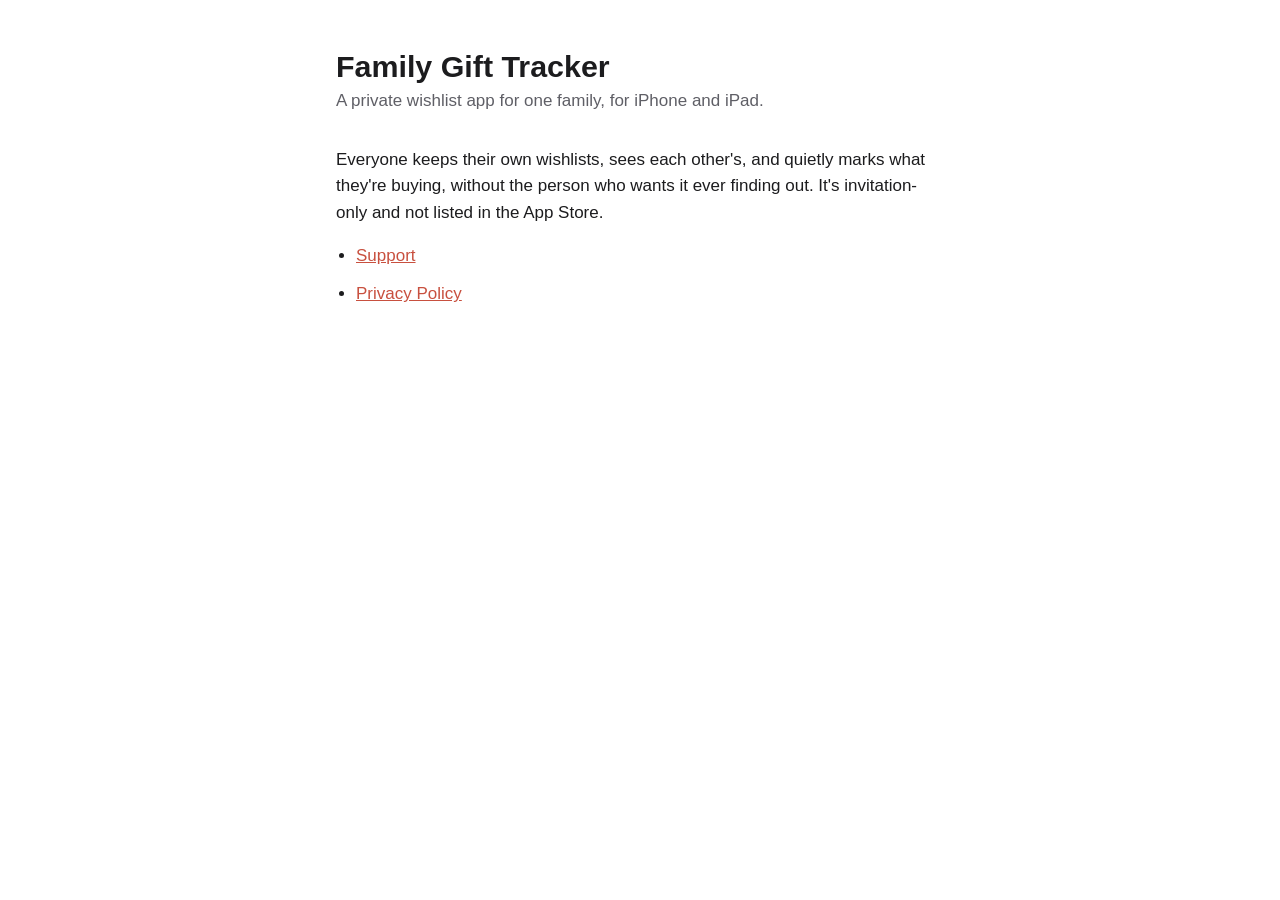
<file: index.html>
<!doctype html>
<html lang="en">
<head>
  <meta charset="utf-8">
  <meta name="viewport" content="width=device-width, initial-scale=1">
  <title>Family Gift Tracker</title>
  <link rel="stylesheet" href="style.css">
</head>
<body>
<main>
  <h1>Family Gift Tracker</h1>
  <p class="subtitle">A private wishlist app for one family, for iPhone and iPad.</p>
  <p>Everyone keeps their own wishlists, sees each other's, and quietly marks what they're buying, without the person who wants it ever finding out. It's invitation-only and not listed in the App Store.</p>
  <ul>
    <li><a href="support.html">Support</a></li>
    <li><a href="privacy.html">Privacy Policy</a></li>
  </ul>
</main>
</body>
</html>
</file>
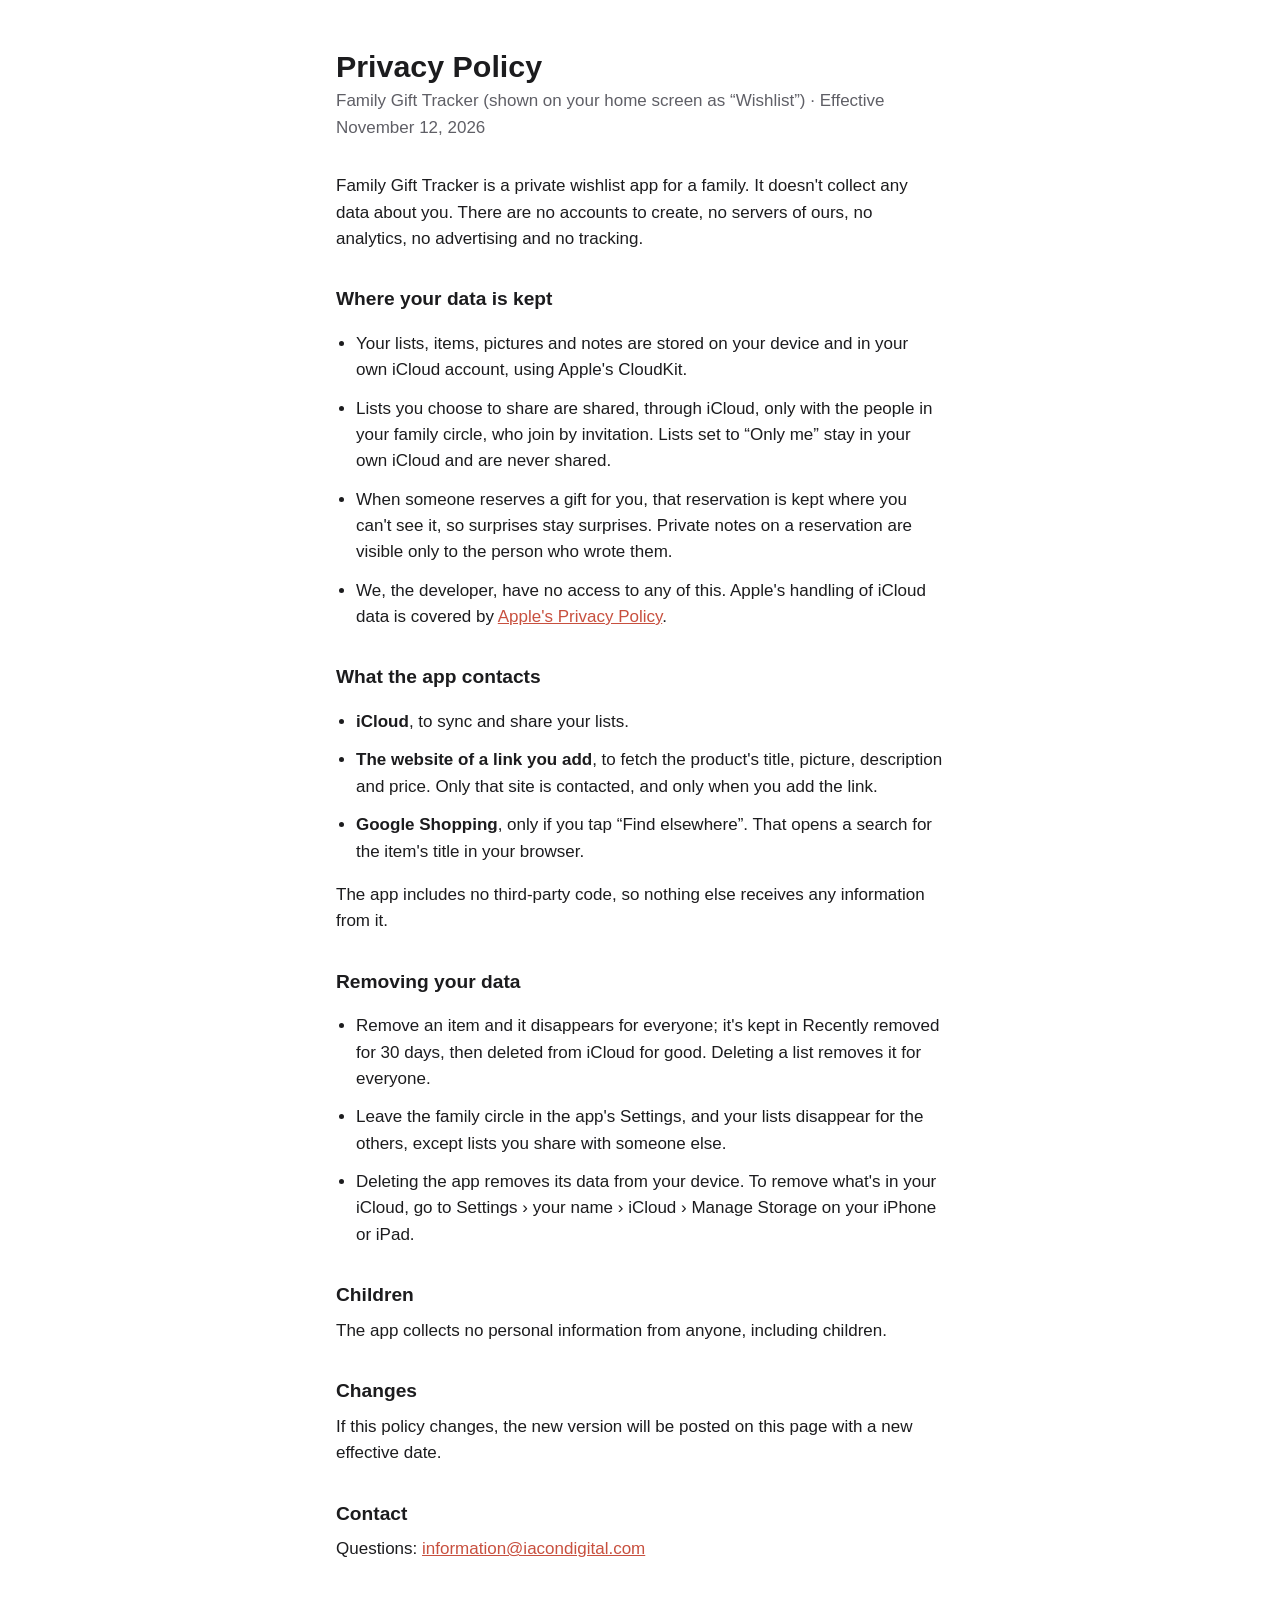
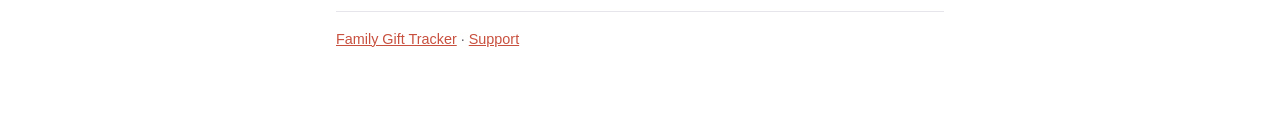
<file: privacy.html>
<!doctype html>
<html lang="en">
<head>
  <meta charset="utf-8">
  <meta name="viewport" content="width=device-width, initial-scale=1">
  <title>Privacy Policy – Family Gift Tracker</title>
  <link rel="stylesheet" href="style.css">
</head>
<body>
<main>
  <h1>Privacy Policy</h1>
  <p class="subtitle">Family Gift Tracker (shown on your home screen as “Wishlist”) · Effective November 12, 2026</p>

  <p>Family Gift Tracker is a private wishlist app for a family. It doesn't collect any data about you. There are no accounts to create, no servers of ours, no analytics, no advertising and no tracking.</p>

  <h2>Where your data is kept</h2>
  <ul>
    <li>Your lists, items, pictures and notes are stored on your device and in your own iCloud account, using Apple's CloudKit.</li>
    <li>Lists you choose to share are shared, through iCloud, only with the people in your family circle, who join by invitation. Lists set to “Only me” stay in your own iCloud and are never shared.</li>
    <li>When someone reserves a gift for you, that reservation is kept where you can't see it, so surprises stay surprises. Private notes on a reservation are visible only to the person who wrote them.</li>
    <li>We, the developer, have no access to any of this. Apple's handling of iCloud data is covered by <a href="https://www.apple.com/legal/privacy/">Apple's Privacy Policy</a>.</li>
  </ul>

  <h2>What the app contacts</h2>
  <ul>
    <li><strong>iCloud</strong>, to sync and share your lists.</li>
    <li><strong>The website of a link you add</strong>, to fetch the product's title, picture, description and price. Only that site is contacted, and only when you add the link.</li>
    <li><strong>Google Shopping</strong>, only if you tap “Find elsewhere”. That opens a search for the item's title in your browser.</li>
  </ul>
  <p>The app includes no third-party code, so nothing else receives any information from it.</p>

  <h2>Removing your data</h2>
  <ul>
    <li>Remove an item and it disappears for everyone; it's kept in Recently removed for 30 days, then deleted from iCloud for good. Deleting a list removes it for everyone.</li>
    <li>Leave the family circle in the app's Settings, and your lists disappear for the others, except lists you share with someone else.</li>
    <li>Deleting the app removes its data from your device. To remove what's in your iCloud, go to Settings › your name › iCloud › Manage Storage on your iPhone or iPad.</li>
  </ul>

  <h2>Children</h2>
  <p>The app collects no personal information from anyone, including children.</p>

  <h2>Changes</h2>
  <p>If this policy changes, the new version will be posted on this page with a new effective date.</p>

  <h2>Contact</h2>
  <p>Questions: <a href="mailto:information@iacondigital.com">information@iacondigital.com</a></p>

  <footer><a href="index.html">Family Gift Tracker</a> · <a href="support.html">Support</a></footer>
</main>
</body>
</html>
</file>
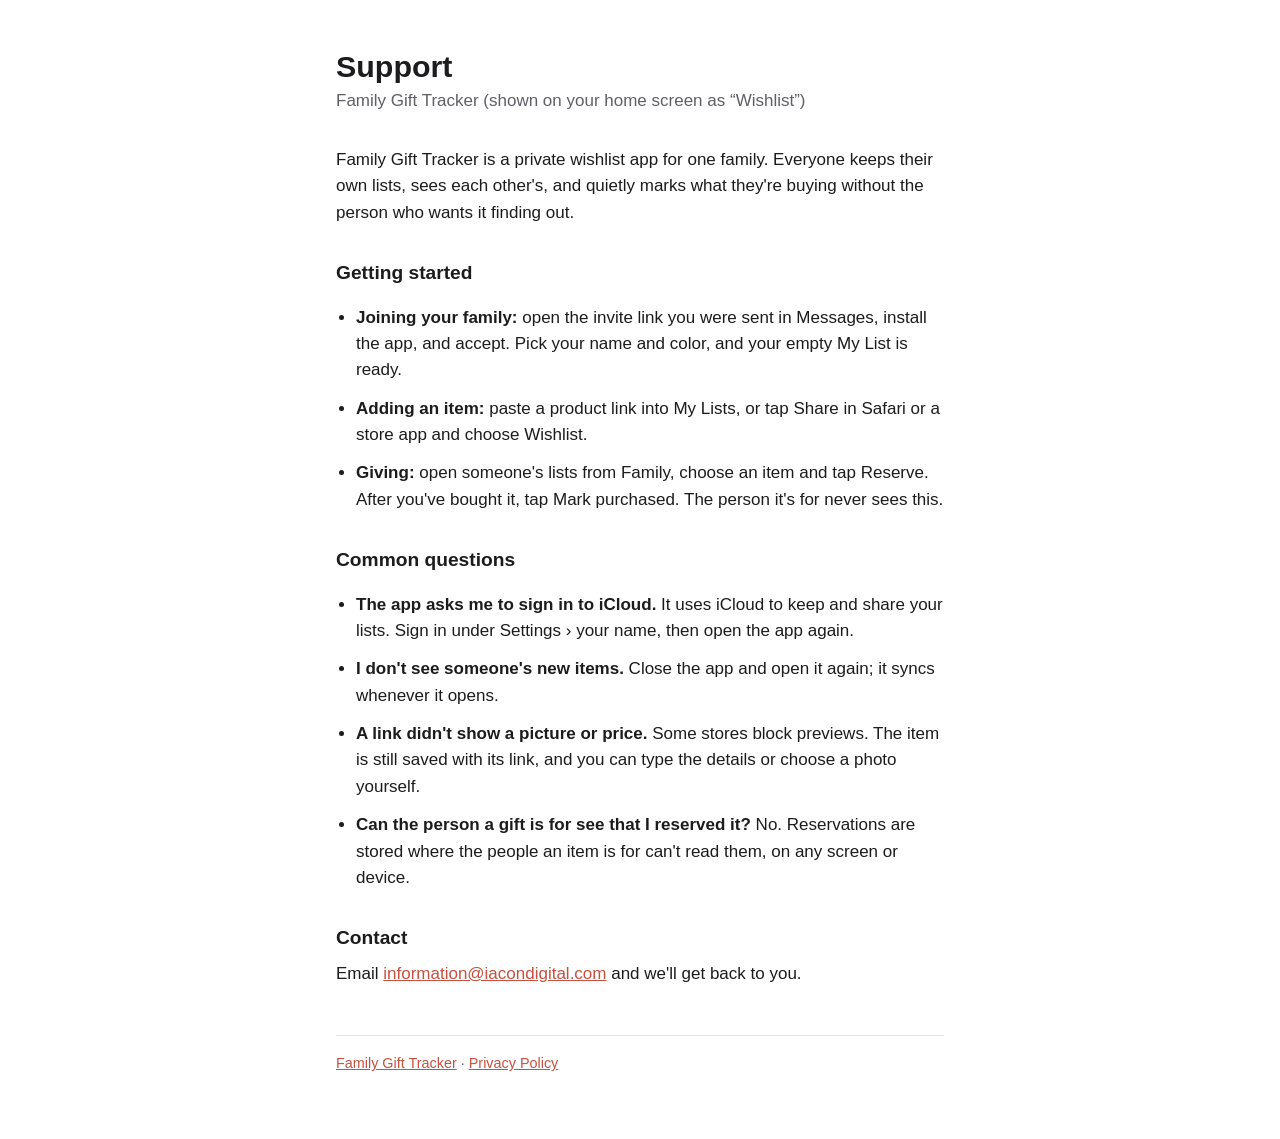
<file: support.html>
<!doctype html>
<html lang="en">
<head>
  <meta charset="utf-8">
  <meta name="viewport" content="width=device-width, initial-scale=1">
  <title>Support – Family Gift Tracker</title>
  <link rel="stylesheet" href="style.css">
</head>
<body>
<main>
  <h1>Support</h1>
  <p class="subtitle">Family Gift Tracker (shown on your home screen as “Wishlist”)</p>

  <p>Family Gift Tracker is a private wishlist app for one family. Everyone keeps their own lists, sees each other's, and quietly marks what they're buying without the person who wants it finding out.</p>

  <h2>Getting started</h2>
  <ul>
    <li><strong>Joining your family:</strong> open the invite link you were sent in Messages, install the app, and accept. Pick your name and color, and your empty My List is ready.</li>
    <li><strong>Adding an item:</strong> paste a product link into My Lists, or tap Share in Safari or a store app and choose Wishlist.</li>
    <li><strong>Giving:</strong> open someone's lists from Family, choose an item and tap Reserve. After you've bought it, tap Mark purchased. The person it's for never sees this.</li>
  </ul>

  <h2>Common questions</h2>
  <ul>
    <li><strong>The app asks me to sign in to iCloud.</strong> It uses iCloud to keep and share your lists. Sign in under Settings › your name, then open the app again.</li>
    <li><strong>I don't see someone's new items.</strong> Close the app and open it again; it syncs whenever it opens.</li>
    <li><strong>A link didn't show a picture or price.</strong> Some stores block previews. The item is still saved with its link, and you can type the details or choose a photo yourself.</li>
    <li><strong>Can the person a gift is for see that I reserved it?</strong> No. Reservations are stored where the people an item is for can't read them, on any screen or device.</li>
  </ul>

  <h2>Contact</h2>
  <p>Email <a href="mailto:information@iacondigital.com">information@iacondigital.com</a> and we'll get back to you.</p>

  <footer><a href="index.html">Family Gift Tracker</a> · <a href="privacy.html">Privacy Policy</a></footer>
</main>
</body>
</html>
</file>
<file: style.css>
:root {
  --bg: #ffffff;
  --text: #1c1c1e;
  --muted: #5f5f66;
  --accent: #c8503f;
  --rule: #e5e5ea;
}
@media (prefers-color-scheme: dark) {
  :root {
    --bg: #000000;
    --text: #f2f2f7;
    --muted: #a1a1a8;
    --accent: #f08a7a;
    --rule: #2c2c2e;
  }
}
* { box-sizing: border-box; }
body {
  margin: 0;
  background: var(--bg);
  color: var(--text);
  font: 17px/1.55 -apple-system, BlinkMacSystemFont, "Helvetica Neue", Helvetica, Arial, sans-serif;
}
main {
  max-width: 40rem;
  margin: 0 auto;
  padding: 3rem 1rem 4rem;
}
h1 { font-size: 1.9rem; line-height: 1.2; margin: 0 0 0.25rem; }
h2 { font-size: 1.2rem; margin: 2rem 0 0.5rem; }
p, li { margin: 0 0 0.75rem; }
ul { padding-left: 1.25rem; }
a { color: var(--accent); }
.subtitle { color: var(--muted); margin-bottom: 2rem; }
footer {
  margin-top: 3rem;
  padding-top: 1rem;
  border-top: 1px solid var(--rule);
  color: var(--muted);
  font-size: 0.9rem;
}
</file>
